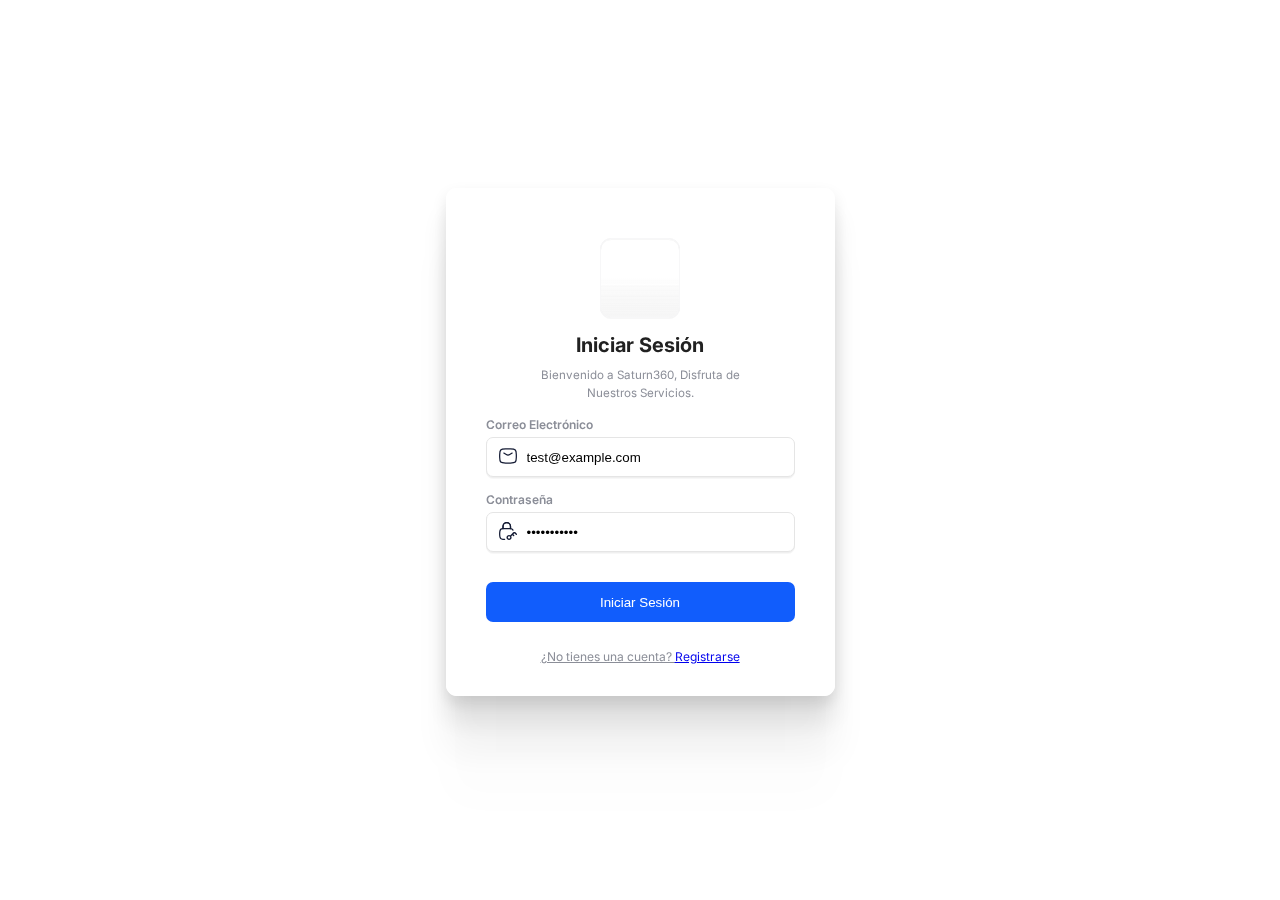
<file: index.html>
<html lang="es">
<head>
    <meta charset="UTF-8">
    <meta name="viewport" content="width=device-width, initial-scale=1.0">
    <title>Iniciar Sesión - Saturn360</title>
    <link rel="stylesheet" href="styles.css">
    <link href="https://fonts.googleapis.com/css2?family=Inter:wght@400;600;700&display=swap" rel="stylesheet">
    <!-- Carga el script de reCAPTCHA -->
    <script src="https://www.google.com/recaptcha/api.js" async defer></script>
</head>
<body>
    <form class="form_container" id="auth_form">
        <div class="spinner" id="loading_spinner" style="display: none;">
            <div class="spinnerin"></div>
        </div>
        <div class="logo_container"></div>
        <div class="title_container">
            <p class="title" id="form_title">Iniciar Sesión</p>
            <span class="subtitle" id="form_subtitle">Bienvenido a Saturn360, Disfruta de Nuestros Servicios.</span>
        </div>
        
        <div class="input_container" id="name_container" style="display:none;">
            <label class="input_label" for="name_field">Nombre Completo</label>
            <svg fill="none" viewBox="0 0 24 24" height="24" width="24" xmlns="http://www.w3.org/2000/svg" class="icon">
                <path stroke-linejoin="round" stroke-linecap="round" stroke-width="1.5" stroke="#141B34" d="M7 8.5L9.94202 10.2394C11.6572 11.2535 12.3428 11.2535 14.058 10.2394L17 8.5"></path>
                <path stroke-linejoin="round" stroke-width="1.5" stroke="#141B34" d="M2.01577 13.4756C2.08114 16.5412 2.11383 18.0739 3.24496 19.2094C4.37608 20.3448 5.95033 20.3843 9.09883 20.4634C11.0393 20.5122 12.9607 20.5122 14.9012 20.4634C18.0497 20.3843 19.6239 20.3448 20.7551 19.2094C21.8862 18.0739 21.9189 16.5412 21.9842 13.4756C22.0053 12.4899 22.0053 11.5101 21.9842 10.5244C21.9189 7.45886 21.8862 5.92609 20.7551 4.79066C19.6239 3.65523 18.0497 3.61568 14.9012 3.53657C12.9607 3.48781 11.0393 3.48781 9.09882 3.53656C5.95033 3.61566 4.37608 3.65521 3.24495 4.79065C2.11382 5.92608 2.08114 7.45885 2.01576 10.5244C1.99474 11.5101 1.99475 12.4899 2.01577 13.4756Z"></path>
            </svg>
            <input placeholder="Juan Pérez" title="Nombre Completo" name="input-name" type="text" class="input_field" id="name_field">
        </div>

        <div class="input_container">
            <label class="input_label" for="email_field">Correo Electrónico</label>
            <svg fill="none" viewBox="0 0 24 24" height="24" width="24" xmlns="http://www.w3.org/2000/svg" class="icon">
                <path stroke-linejoin="round" stroke-linecap="round" stroke-width="1.5" stroke="#141B34" d="M7 8.5L9.94202 10.2394C11.6572 11.2535 12.3428 11.2535 14.058 10.2394L17 8.5"></path>
                <path stroke-linejoin="round" stroke-width="1.5" stroke="#141B34" d="M2.01577 13.4756C2.08114 16.5412 2.11383 18.0739 3.24496 19.2094C4.37608 20.3448 5.95033 20.3843 9.09883 20.4634C11.0393 20.5122 12.9607 20.5122 14.9012 20.4634C18.0497 20.3843 19.6239 20.3448 20.7551 19.2094C21.8862 18.0739 21.9189 16.5412 21.9842 13.4756C22.0053 12.4899 22.0053 11.5101 21.9842 10.5244C21.9189 7.45886 21.8862 5.92609 20.7551 4.79066C19.6239 3.65523 18.0497 3.61568 14.9012 3.53657C12.9607 3.48781 11.0393 3.48781 9.09882 3.53656C5.95033 3.61566 4.37608 3.65521 3.24495 4.79065C2.11382 5.92608 2.08114 7.45885 2.01576 10.5244C1.99474 11.5101 1.99475 12.4899 2.01577 13.4756Z"></path>
            </svg>
            <input placeholder="correo@ejemplo.com" title="Correo Electrónico" name="input-name" type="text" class="input_field" id="email_field">
        </div>
        <div class="input_container">
            <label class="input_label" for="password_field">Contraseña</label>
            <svg fill="none" viewBox="0 0 24 24" height="24" width="24" xmlns="http://www.w3.org/2000/svg" class="icon">
                <path stroke-linecap="round" stroke-width="1.5" stroke="#141B34" d="M18 11.0041C17.4166 9.91704 16.273 9.15775 14.9519 9.0993C13.477 9.03404 11.9788 9 10.329 9C8.67911 9 7.18091 9.03404 5.70604 9.0993C3.95328 9.17685 2.51295 10.4881 2.27882 12.1618C2.12602 13.2541 2 14.3734 2 15.5134C2 16.6534 2.12602 17.7727 2.27882 18.865C2.51295 20.5387 3.95328 21.8499 5.70604 21.9275C6.42013 21.9591 7.26041 21.9834 8 22"></path>
                <path stroke-linejoin="round" stroke-linecap="round" stroke-width="1.5" stroke="#141B34" d="M6 9V6.5C6 4.01472 8.01472 2 10.5 2C12.9853 2 15 4.01472 15 6.5V9"></path>
                <path stroke-linejoin="round" stroke-linecap="round" stroke-width="1.5" stroke="#141B34" d="M6 9V6.5C6 4.01472 8.01472 2 10.5 2C12.9853 2 15 4.01472 15 6.5V9"></path>
                <path fill="#141B34" d="M21.2046 15.1045L20.6242 15.6956V15.6956L21.2046 15.1045ZM21.4196 16.4767C21.7461 16.7972 22.2706 16.7924 22.5911 16.466C22.9116 16.1395 22.9068 15.615 22.5804 15.2945L21.4196 16.4767ZM18.0228 15.1045L17.4424 14.5134V14.5134L18.0228 15.1045ZM18.2379 18.0387C18.5643 18.3593 19.0888 18.3545 19.4094 18.028C19.7299 17.7016 19.7251 17.1771 19.3987 16.8565L18.2379 18.0387ZM14.2603 20.7619C13.7039 21.3082 12.7957 21.3082 12.2394 20.7619L11.0786 21.9441C12.2794 23.1232 14.2202 23.1232 15.4211 21.9441L14.2603 20.7619ZM12.2394 20.7619C11.6914 20.2239 11.6914 19.358 12.2394 18.82L11.0786 17.6378C9.86927 18.8252 9.86927 20.7567 11.0786 21.9441L12.2394 20.7619ZM12.2394 18.82C12.7957 18.2737 13.7039 18.2737 14.2603 18.82L15.4211 17.6378C14.2202 16.4587 12.2794 16.4587 11.0786 17.6378L12.2394 18.82ZM14.2603 18.82C14.8082 19.358 14.8082 20.2239 14.2603 20.7619L15.4211 21.9441C16.6304 20.7567 16.6304 18.8252 15.4211 17.6378L14.2603 18.82ZM20.6242 15.6956L21.4196 16.4767L22.5804 15.2945L21.785 14.5134L20.6242 15.6956ZM15.4211 18.82L17.8078 16.4767L16.647 15.2944L14.2603 17.6377L15.4211 18.82ZM17.8078 16.4767L18.6032 15.6956L17.4424 14.5134L16.647 15.2945L17.8078 16.4767ZM16.647 16.4767L18.2379 18.0387L19.3987 16.8565L17.8078 15.2945L16.647 16.4767ZM21.785 14.5134C21.4266 14.1616 21.0998 13.8383 20.7993 13.6131C20.4791 13.3732 20.096 13.1716 19.6137 13.1716V14.8284C19.6145 14.8284 19.619 14.8273 19.6395 14.8357C19.6663 14.8466 19.7183 14.8735 19.806 14.9391C19.9969 15.0822 20.2326 15.3112 20.6242 15.6956L21.785 14.5134ZM18.6032 15.6956C18.9948 15.3112 19.2305 15.0822 19.4215 14.9391C19.5091 14.8735 19.5611 14.8466 19.5879 14.8357C19.6084 14.8273 19.6129 14.8284 19.6137 14.8284V13.1716C19.1314 13.1716 18.7483 13.3732 18.4281 13.6131C18.1276 13.8383 17.8008 14.1616 17.4424 14.5134L18.6032 15.6956Z"></path>
            </svg>
            <input placeholder="Contraseña" title="Contraseña" name="input-name" type="password" class="input_field" id="password_field">
        </div>

        <!-- Integración de reCAPTCHA con tu clave del sitio -->
        <div class="g-recaptcha" data-sitekey="6LfHZ8gqAAAAAJxfLxzaMyJKaL0Rh36sZjjoH6FZ"></div>

        <button title="Submit" type="submit" class="sign-in_btn" id="submit_btn">
            <span>Iniciar Sesión</span>
        </button>
        <p class="note" id="toggle_form">¿No tienes una cuenta? <a href="#" id="toggle_link">Registrarse</a></p>
    </form>
    <script src="script.js"></script>
</body>
</html>
</file>
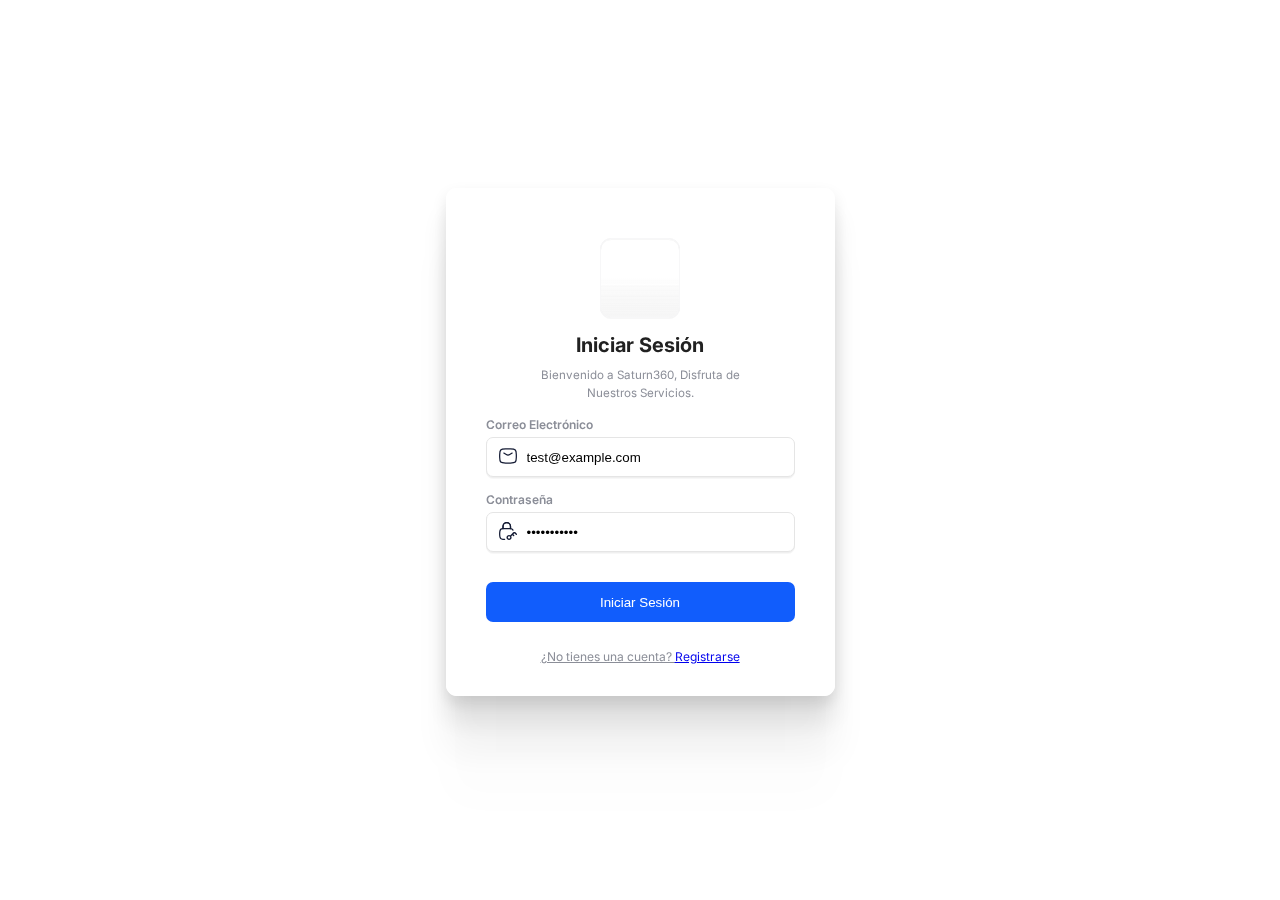
<file: dashboard.html>
<html lang="en">
<head>
    <meta charset="UTF-8">
    <meta name="viewport" content="width=device-width, initial-scale=1.0">
    <title>Saturn360 Profile</title>
    <style>
        body {
            margin: 0;
            padding: 0;
            background-color: #f5f5f5;
            font-family: Arial, sans-serif;
            display: flex;
            flex-direction: column;
            min-height: 100vh;
            max-width: 480px;
            margin: 0 auto;
            padding: 0;
        }

        .top-banner {
            background-image: url('https://i.ibb.co/D4MMfj8/images.jpg');
            background-size: cover;
            background-position: center;
            padding: 0 15px;  
            display: flex;
            justify-content: space-between;
            align-items: center;
            color: white;
            box-shadow: 0 2px 10px rgba(0,0,0,0.3);
            height: 50px;  
            position: sticky;
            top: 0;
            z-index: 100;
            background-color: rgba(0,0,0,0.8);
        }

        .banner-left {
            display: flex;
            align-items: center;
            gap: 10px;  
        }

        .logo {
            height: 30px;  
            display: flex;
            align-items: center;
        }

        .logo img {
            max-height: 100%;
            max-width: 100%;
            object-fit: contain;
        }

        .banner-right {
            display: flex;
            align-items: center;
            gap: 10px;  
        }

        .price-icon {
            width: 24px;  
            height: 24px;
            cursor: pointer;
            margin-right: 5px;  
        }

        .price-icon svg {
            width: 100%;
            height: 100%;
            fill: white;
        }

        .notification-icon, .chat-icon {
            width: 24px;  
            height: 24px;
            cursor: pointer;
            margin-right: 5px;  
        }

        .profile-pic {
            width: 30px;  
            height: 30px;
            border-radius: 50%;
            background: #4a5b6b;
            display: flex;
            align-items: center;
            justify-content: center;
            overflow: hidden;
            margin-left: 15px;  
        }

        .profile-pic img {
            width: 100%;
            height: 100%;
            object-fit: cover;
        }

        .content-container {
            padding: 15px;
            padding-top: 65px;
            background-color: white;
            margin: 10px;
            border-radius: 10px;
            box-shadow: 0 4px 6px rgba(0,0,0,0.1);
        }

        .search-bar {
            display: none;
        }

        .credits-section {
            display: flex;
            flex-direction: column;
            background: linear-gradient(135deg, #f0f0f0, #e0e0e0);
            border-radius: 10px;
            padding: 15px;
            margin-bottom: 20px;
            box-shadow: 0 4px 6px rgba(0,0,0,0.1);
        }

        .credits-header {
            display: flex;
            justify-content: space-between;
            align-items: center;
            margin-bottom: 15px;
        }

        .credits-title {
            font-size: 16px;
            font-weight: bold;
            color: #333;
        }

        .credits-action {
            display: flex;
            justify-content: space-between;
            align-items: center;
        }

        .credits-description {
            font-size: 12px;
            color: #777;
            flex-grow: 1;
            margin-right: 15px;
        }

        .credits-buy-btn {
            background-color: #007bff;
            color: white;
            border: none;
            padding: 8px 15px;
            border-radius: 20px;
            font-size: 14px;
            cursor: pointer;
            transition: background-color 0.3s ease;
        }

        .credits-buy-btn:hover {
            background-color: #0056b3;
        }

        .account-summary {
            display: none; 
        }

        .summary-left {
            flex: 1;
            display: flex;
            flex-direction: column;
        }

        .summary-total {
            font-size: 18px;
            font-weight: bold;
            color: #333;
            margin-bottom: 10px;
        }

        .summary-progress {
            width: 100%;
            height: 10px;
            background-color: #e0e0e0;
            border-radius: 5px;
            overflow: hidden;
        }

        .summary-progress-bar {
            width: 65%;
            height: 100%;
            background: linear-gradient(to right, #4CAF50, #81c784);
        }

        .search-categories {
            background: linear-gradient(135deg, #f0f0f0, #e0e0e0);
            border-radius: 10px;
            padding: 15px;
            margin-bottom: 20px;
            box-shadow: 0 4px 6px rgba(0,0,0,0.1);
        }

        .search-categories-title {
            font-size: 16px;
            font-weight: bold;
            color: #333;
            margin-bottom: 15px;
        }

        .search-categories-grid {
            display: grid;
            grid-template-columns: repeat(4, 1fr);
            gap: 10px;
        }

        .search-category-item {
            display: flex;
            align-items: center;
            background-color: white;
            border-radius: 10px;
            padding: 8px;
            box-shadow: 0 2px 4px rgba(0,0,0,0.1);
            transition: transform 0.3s ease;
        }

        .search-category-item:hover {
            transform: scale(1.05);
        }

        .search-category-icon {
            width: 40px;
            height: 40px;
            margin-right: 10px;
            display: flex;
            align-items: center;
            justify-content: center;
            background-color: #f0f0f0;
            border-radius: 10px;
        }

        .search-category-icon svg {
            width: 30px;
            height: 30px;
        }

        .search-category-details {
            flex-grow: 1;
            display: flex;
            justify-content: space-between;
            align-items: center;
        }

        .search-category-text {
            display: flex;
            flex-direction: column;
            max-width: 120px;
        }

        .search-category-title {
            font-size: 14px;
            font-weight: bold;
            color: #333;
            margin-bottom: 5px;
        }

        .search-category-description {
            font-size: 12px;
            color: #666;
        }

        .search-category-buttons {
            display: flex;
            justify-content: center;
            align-items: center;
        }

        .search-category-btn {
            background-color: #f0f0f0;
            border: none;
            border-radius: 20px;
            padding: 5px 10px;
            font-size: 12px;
            cursor: pointer;
            transition: background-color 0.3s ease;
        }

        .search-category-btn.nuevo {
            background-color: #28a745;
            color: white;
        }

        .search-category-btn.online {
            background-color: #007bff;
            color: white;
        }

        .search-category-btn.red-x {
            background-color: #dc3545;
            color: white;
        }

        .loading-wave {
          width: 60px;
          height: 30px;
          display: flex;
          justify-content: center;
          align-items: flex-end;
        }

        .loading-bar {
          width: 10px;
          height: 10px;
          margin: 0 2px;
          background-color: #3498db;
          border-radius: 5px;
          animation: loading-wave-animation 1s ease-in-out infinite;
        }

        .loading-bar:nth-child(2) {
          animation-delay: 0.1s;
        }

        .loading-bar:nth-child(3) {
          animation-delay: 0.2s;
        }

        .loading-bar:nth-child(4) {
          animation-delay: 0.3s;
        }

        @keyframes loading-wave-animation {
          0% {
            height: 10px;
          }

          50% {
            height: 30px;
          }

          100% {
            height: 10px;
          }
        }

        .platform-description {
            background: linear-gradient(135deg, #f0f0f0, #e0e0e0);
            border-radius: 10px;
            padding: 15px;
            margin-bottom: 20px;
            box-shadow: 0 4px 6px rgba(0,0,0,0.1);
            text-align: center;
            font-size: 14px;
            color: #333;
            line-height: 1.6;
        }

        .help-contact-section {
            background: linear-gradient(135deg, #f0f0f0, #e0e0e0);
            border-radius: 10px;
            padding: 15px;
            margin-bottom: 20px;
            box-shadow: 0 4px 6px rgba(0,0,0,0.1);
            display: flex;
            align-items: center;
            justify-content: space-between;
        }

        .help-contact-text {
            flex-grow: 1;
            margin-right: 15px;
        }

        .help-contact-title {
            font-size: 16px;
            font-weight: bold;
            color: #333;
            margin-bottom: 5px;
        }

        .help-contact-description {
            font-size: 14px;
            color: #666;
        }

        .help-contact-button {
            background-color: #007bff;
            color: white;
            border: none;
            padding: 10px 20px;
            border-radius: 20px;
            font-size: 14px;
            cursor: pointer;
            transition: background-color 0.3s ease;
        }

        .help-contact-button:hover {
            background-color: #0056b3;
        }
        
        .copyright-section {
            text-align: center;
            padding: 15px;
            background-color: #f5f5f5;
            color: #666;
            font-size: 12px;
            cursor: pointer;
        }

        .terms-modal {
            position: fixed;
            top: 0;
            left: 0;
            width: 100%;
            height: 100%;
            background-color: rgba(0, 0, 0, 0.3);
            z-index: 1000;
            display: flex;
            justify-content: center;
            align-items: center;
            justify-content: center;
            align-items: center;
            display: none;
        }

        .terms-modal-content {
            background-color: rgba(255, 255, 255, 0.9);
            padding: 30px;
            width: 90%;
            max-width: 600px;
            max-height: 80vh;
            overflow-y: auto;
            border-radius: 10px;
            position: relative;
            box-shadow: 0 4px 15px rgba(0, 0, 0, 0.1);
        }

        /* Updated Comprar button styles */
        .Btn {
            width: 130px;
            height: 40px;
            display: flex;
            align-items: center;
            justify-content: center;
            background-color: rgb(15, 15, 15);
            border: none;
            color: white;
            font-weight: 600;
            gap: 8px;
            cursor: pointer;
            box-shadow: 5px 5px 10px rgba(0, 0, 0, 0.103);
            position: relative;
            overflow: hidden;
            transition-duration: .3s;
        }

        .svgIcon {
            width: 16px;
        }

        .svgIcon path {
            fill: white;
        }

        .Btn::before {
            width: 130px;
            height: 130px;
            position: absolute;
            content: "";
            background-color: white;
            border-radius: 50%;
            left: -100%;
            top: 0;
            bodystyle: .3s;
            mix-blend-mode: difference;
        }

        .Btn:hover::before {
            transition-duration: .3s;
            transform: translate(100%,-50%);
            border-radius: 0;
        }

        .Btn:active {
            transform: translate(5px,5px);
            transition-duration: .3s;
        }

        @media (max-width: 768px) {
            .search-categories-grid {
                grid-template-columns: repeat(2, 1fr);
            }
        }

        @media (max-width: 480px) {
            .search-categories-grid {
                grid-template-columns: 1fr;
            }
        }

        @media (max-width: 375px) {
            .search-category-text {
                max-width: 100px;
            }

            .search-category-description {
                font-size: 10px;
            }
        }

        .banner-image {
            width: 100%;
            height: auto;
            border-radius: 15px;
            max-height: 150px;
            object-fit: cover;
            margin: 10px 0;
            box-shadow: 0 4px 6px rgba(0,0,0,0.1);
        }

        .credits-banner {
            display: flex;
            justify-content: center;
            margin-bottom: 20px;
        }

        .credits-banner-image {
            width: 100%;
            height: auto;
            border-radius: 10px;
        }

        /* Updated Profile Section Styles */
        .profile-section {
            background: linear-gradient(135deg, #2c3e50, #3498db);
            border-radius: 10px;
            padding: 15px;
            margin-bottom: 20px;
            box-shadow: 0 6px 12px rgba(0,0,0,0.15);
            color: white;
            position: relative;
            overflow: hidden;
        }

        .profile-section::before {
            content: '';
            position: absolute;
            top: -50%;
            left: -50%;
            width: 200%;
            height: 200%;
            background: rgba(255,255,255,0.1);
            transform: rotate(-45deg);
            z-index: 1;
        }

        .profile-header {
            display: flex;
            align-items: center;
            position: relative;
            z-index: 2;
        }

        .profile-avatar {
            width: 70px;
            height: 70px;
            border-radius: 50%;
            overflow: hidden;
            border: 3px solid white;
            box-shadow: 0 3px 6px rgba(0,0,0,0.15);
            margin-right: 15px;
            transition: transform 0.3s ease;
        }

        .profile-avatar:hover {
            transform: scale(1.05);
        }

        .profile-avatar img {
            width: 100%;
            height: 100%;
            object-fit: cover;
        }

        .profile-info {
            flex-grow: 1;
        }

        .profile-name {
            font-size: 18px;
            font-weight: 600;
            margin-bottom: 3px;
            letter-spacing: 0.3px;
        }

        .profile-email {
            font-size: 12px;
            opacity: 0.8;
            margin-bottom: 5px;
            word-break: break-all;
        }

        .profile-stats {
            display: flex;
            justify-content: space-between;
            background: rgba(255,255,255,0.1);
            border-radius: 8px;
            padding: 8px;
            margin-top: 10px;
        }

        .profile-stat {
            display: flex;
            flex-direction: column;
            align-items: center;
            flex: 1;
        }

        .stat-label {
            font-size: 10px;
            opacity: 0.7;
            margin-bottom: 3px;
            text-transform: uppercase;
        }

        .stat-value {
            font-size: 14px;
            font-weight: bold;
            color: white;
        }

        @media (max-width: 480px) {
            .profile-header {
                flex-direction: column;
                text-align: center;
            }

            .profile-avatar {
                margin-right: 0;
                margin-bottom: 15px;
            }
        }

        /* New logout button styles */
        .logout-btn {
            background: none;
            border: none;
            color: white;
            cursor: pointer;
            display: flex;
            align-items: center;
            gap: 5px;
            font-size: 14px;
            transition: opacity 0.3s ease;
        }

        .logout-btn:hover {
            opacity: 0.7;
        }

        .logout-icon {
            width: 20px;
            height: 20px;
            fill: white;
        }
    </style>
</head>
<body>
    <div class="top-banner">
        <div class="banner-left">
            <div class="logo">
                <img src="https://i.ibb.co/vvZWdRpX/Black-and-White-Modern-Streetwear-Logo-removebg-preview.png" alt="BO Logo">
            </div>
        </div>
        <div class="banner-right">
            <div class="price-icon">
                <svg xmlns="http://www.w3.org/2000/svg" width="256" height="256" preserveAspectRatio="xMidYMid" viewBox="0 0 256 256">
                    <path fill="#ffffff" d="M128 23.064c34.177 0 38.225.13 51.722.745 12.48.57 19.258 2.655 23.769 4.408 5.974 2.322 10.238 5.096 14.717 9.575 4.48 4.479 7.253 8.743 9.575 14.717 1.753 4.511 3.838 11.289 4.408 23.768.615 13.498.745 17.546.745 51.723 0 34.178-.13 38.226-.745 51.723-.57 12.48-2.655 19.257-4.408 23.768-2.322 5.974-5.096 10.239-9.575 14.718-4.479 4.479-8.743 7.253-14.717 9.574-4.511 1.753-11.289 3.839-23.769 4.408-13.495.616-17.543.746-51.722.746-34.18 0-38.228-.13-51.723-.746-12.48-.57-19.257-2.655-23.768-4.408-5.974-2.321-10.239-5.095-14.718-9.574-4.479-4.48-7.253-8.744-9.574-14.718-1.753-4.51-3.839-11.288-4.408-23.768-.616-13.497-.746-17.545-.746-51.723 0-34.177.13-38.225.746-51.722.57-12.48 2.655-19.258 4.408-23.769 2.321-5.974 5.095-10.238 9.574-14.717 4.48-4.48 8.744-7.253 14.718-9.575 4.51-1.753 11.288-3.838 23.768-4.408 13.497-.615 17.545-.745 51.723-.745M128 0C93.237 0 88.878.147 75.226.77c-13.625.622-22.93 2.786-31.071 5.95-8.418 3.271-15.556 7.648-22.672 14.764C14.367 28.6 9.991 35.738 6.72 44.155 3.555 52.297 1.392 61.602.77 75.226.147 88.878 0 93.237 0 128c0 34.763.147 39.122.77 52.774.622 13.625 2.785 22.93 5.95 31.071 3.27 8.417 7.647 15.556 14.763 22.672 7.116 7.116 14.254 11.492 22.672 14.763 8.142 3.165 17.446 5.328 31.07 5.95 13.653.623 18.012.77 52.775.77s39.122-.147 52.774-.77c13.624-.622 22.929-2.785 31.07-5.95 8.418-3.27 15.556-7.647 22.672-14.763 7.116-7.116 11.493-14.254 14.764-22.672 3.164-8.142 5.328-17.446 5.95-31.07.623-13.653.77-18.012.77-52.775s-.147-39.122-.77-52.774c-.622-13.624-2.786-22.929-5.95-31.07-3.271-8.418-7.648-15.556-14.764-22.672C227.4 14.368 220.262 9.99 211.845 6.72c-8.142-3.164-17.447-5.328-31.071-5.95C167.122.147 162.763 0 128 0Zm0 62.27C91.698 62.27 62.27 91.7 62.27 128c0 36.302 29.428 65.73 65.73 65.73 36.301 0 65.73-29.428 65.73-65.73 0-36.301-29.429-65.73-65.73-65.73Zm0 108.397c-23.564 0-42.667-19.103-42.667-42.667S104.436 85.333 128 85.333s42.667 19.103 42.667 42.667-19.103 42.667-42.667 42.667Zm83.686-110.994c0 8.484-6.876 15.36-15.36 15.36-8.483 0-15.36-6.876-15.36-15.36 0-8.483 6.877-15.36 15.36-15.36 8.484 0 15.36 6.877 15.36 15.36Z"/>
                </svg>
            </div>
            <div class="profile-pic">
                <img src="https://i.ibb.co/d0xj3PP/c9a933238ff4e23384fcfa44694e81e2.jpg" alt="Profile Picture">
            </div>
            <button class="logout-btn" id="logout-btn">
                <svg xmlns="http://www.w3.org/2000/svg" viewBox="0 0 24 24" class="logout-icon">
                    <path d="M16 17l-5-5 5-5V7l-5 5 5 5zM9 17h2v-2H9zM6 3c-1.1 0-2 .9-2 2v14c0 1.1.9 2 2 2h14c1.1 0 2-.9 2-2v-4h-2v4H6V5h14v4h2V5c0-1.1-.9-2-2-2z"/>
                    <path d="M0 0h24v24H0z" fill="none"/>
                </svg>
                Salir
            </button>
        </div>
    </div>

    <div class="content-container">
        <div class="profile-section">
            <div class="profile-header">
                <div class="profile-avatar">
                    <img src="https://i.ibb.co/d0xj3PP/c9a933238ff4e23384fcfa44694e81e2.jpg" alt="Profile Picture">
                </div>
                <div class="profile-info">
                    <h2 class="profile-name">Juan Pérez</h2>
                    <p class="profile-email">juan.perez@saturn360.com</p>
                    <div class="profile-stats">
                        <div class="profile-stat">
                            <div class="stat-label">VIP</div>
                            <div class="stat-value">❌️</div>
                        </div>
                        <div class="profile-stat">
                            <div class="stat-label">S360</div>
                            <div class="stat-value">❌️</div>
                        </div>
                        <div class="profile-stat">
                            <div class="stat-label">SERVICE</div>
                            <div class="stat-value">✔️</div>
                        </div>
                    </div>
                </div>
            </div>
        </div>

        <div class="credits-section">
            <div class="credits-header">
                <div class="credits-title">Recargar Créditos</div>
            </div>
            <div class="credits-action">
                <div class="credits-description">
                    Las Recargas de creditos solo se hacen con el Creador ‼️
                </div>
                <a href="https://wa.me/51967194426?text=Hola,%20Recarga%20Creditos%20Saturn360" target="_blank" class="credits-recharge-link">
                    <button class="Btn">
                        Recargar
                        <svg class="svgIcon" viewBox="0 0 576 512"><path d="M512 80c8.8 0 16 7.2 16 16v32H48V96c0-8.8 7.2-16 16-16H512zm16 144V416c0 8.8-7.2 16-16 16H64c-8.8 0-16-7.2-16-16V224H528zM64 32C28.7 32 0 60.7 0 96V416c0 35.3 28.7 64 64 64H512c35.3 0 64-28.7 64-64V96c0-35.3-28.7-64-64-64H64zm56 304c-13.3 0-24 10.7-24 24s10.7 24 24 24h48c13.3 0 24-10.7 24-24s-10.7-24-24-24H120zm128 0c-13.3 0-24 10.7-24 24s10.7 24 24 24H360c13.3 0 24-10.7 24-24s-10.7-24-24-24H248z"></path></svg>
                    </button>
                </a>
            </div>
        </div>

        <div class="credits-banner">
            <img src="https://i.ibb.co/V0jtL3LM/Ahora.png" alt="Credits Banner" class="credits-banner-image">
        </div>

        <div class="search-categories">
            <div class="search-categories-title">Servicio 𝙎𝙖𝙩𝙪𝙍𝙽 𝟯𝟲𝟬</div>
            <div class="search-categories-grid">
                <div class="search-category-item">
                    <div class="search-category-details">
                        <div class="search-category-text">
                            <div class="search-category-title">DNI</div>
                            <div class="search-category-description"></div>
                        </div>
                        <div class="search-category-buttons">
                            <div class="loading-wave">
                                <div class="loading-bar"></div>
                                <div class="loading-bar"></div>
                                <div class="loading-bar"></div>
                                <div class="loading-bar"></div>
                            </div>
                        </div>
                    </div>
                </div>

                <div class="search-category-item">
                    <div class="search-category-details">
                        <div class="search-category-text">
                            <div class="search-category-title">Teléfono</div>
                            <div class="search-category-description"></div>
                        </div>
                        <div class="search-category-buttons">
                            <div class="loading-wave">
                                <div class="loading-bar"></div>
                                <div class="loading-bar"></div>
                                <div class="loading-bar"></div>
                                <div class="loading-bar"></div>
                            </div>
                        </div>
                    </div>
                </div>

                <div class="search-category-item">
                    <div class="search-category-details">
                        <div class="search-category-text">
                            <div class="search-category-title">Justicia</div>
                            <div class="search-category-description"></div>
                        </div>
                        <div class="search-category-buttons">
                            <div class="loading-wave">
                                <div class="loading-bar"></div>
                                <div class="loading-bar"></div>
                                <div class="loading-bar"></div>
                                <div class="loading-bar"></div>
                            </div>
                        </div>
                    </div>
                </div>

                <div class="search-category-item">
                    <div class="search-category-details">
                        <div class="search-category-text">
                            <div class="search-category-title">Requisitoria</div>
                            <div class="search-category-description"></div>
                        </div>
                        <div class="search-category-buttons">
                            <div class="loading-wave">
                                <div class="loading-bar"></div>
                                <div class="loading-bar"></div>
                                <div class="loading-bar"></div>
                                <div class="loading-bar"></div>
                            </div>
                        </div>
                    </div>
                </div>

                <div class="search-category-item">
                    <div class="search-category-details">
                        <div class="search-category-text">
                            <div class="search-category-title">Denuncias</div>
                            <div class="search-category-description"></div>
                        </div>
                        <div class="search-category-buttons">
                            <div class="loading-wave">
                                <div class="loading-bar"></div>
                                <div class="loading-bar"></div>
                                <div class="loading-bar"></div>
                                <div class="loading-bar"></div>
                            </div>
                        </div>
                    </div>
                </div>

                <div class="search-category-item">
                    <div class="search-category-details">
                        <div class="search-category-text">
                            <div class="search-category-title">Educación</div>
                            <div class="search-category-description"></div>
                        </div>
                        <div class="search-category-buttons">
                            <div class="loading-wave">
                                <div class="loading-bar"></div>
                                <div class="loading-bar"></div>
                                <div class="loading-bar"></div>
                                <div class="loading-bar"></div>
                            </div>
                        </div>
                    </div>
                </div>

                <div class="search-category-item">
                    <div class="search-category-details">
                        <div class="search-category-text">
                            <div class="search-category-title">Streaming</div>
                            <div class="search-category-description"></div>
                        </div>
                        <div class="search-category-buttons">
                            <div class="loading-wave">
                                <div class="loading-bar"></div>
                                <div class="loading-bar"></div>
                                <div class="loading-bar"></div>
                                <div class="loading-bar"></div>
                            </div>
                        </div>
                    </div>
                </div>
            </div>
        </div>

        <div class="platform-description">
            𝙎𝙖𝙩𝙪𝙍𝙽 𝟯𝟲𝟬 Tú aliado estratégico en la era de la información somos una plataforma que facilita el acceso a información diversa, pero no se hace responsable de su contenido ni de su uso. La información se proporciona únicamente con fines informativos, y el usuario es responsable de verificarla y utilizarla de manera consciente y responsable.
        </div>

        <div class="help-contact-section">
            <div class="help-contact-text">
                <div class="help-contact-title">Necesitas ayuda!</div>
                <div class="help-contact-description">Contáctame para resolver cualquier duda o problema que tengas</div>
            </div>
            <a href="https://t.me/saturn360admin" target="_blank" class="help-contact-link">
                <button class="help-contact-button">Contactar</button>
            </a>
        </div>

        <div class="copyright-section">
            <span>Copyright 2025 Consultas Términos y Condiciones</span>
        </div>
    </div>

    <div class="terms-modal" id="terms-modal" style="display: none;">
        <div class="terms-modal-content">
            <h2 style="text-align: center; margin-bottom: 20px;">Términos y Condiciones</h2>
            <div id="terms-content" style="text-align: left; line-height: 1.6;">
                <!-- Terms and conditions text will be inserted here -->
            </div>
            <button id="close-terms-modal" style="display: block; width: 100%; padding: 10px; margin-top: 20px; background-color: #007bff; color: white; border: none; border-radius: 5px; cursor: pointer;">Cerrar</button>
        </div>
    </div>

    <script>
        document.addEventListener('DOMContentLoaded', () => {
            const currentUser = JSON.parse(localStorage.getItem('currentUser'));
            
            if (!currentUser) {
                // Redirect to login if no user is logged in
                window.location.href = 'index.html';
            } else {
                // Update profile section with user details
                document.querySelector('.profile-name').textContent = currentUser.name || 'Usuario';
                document.querySelector('.profile-email').textContent = currentUser.email;
            }
        });

        const copyrightSection = document.querySelector('.copyright-section');
        const termsModal = document.getElementById('terms-modal');
        const termsContent = document.getElementById('terms-content');
        const closeTermsModal = document.getElementById('close-terms-modal');

        copyrightSection.addEventListener('click', () => {
            termsContent.innerHTML = `
                <p>Al utilizar nuestros servicios, usted acepta los siguientes términos y condiciones:</p>

                <h3>No hay reembolsos</h3>
                <p>Una vez realizada una transacción o compra en nuestro sitio web, no se realizarán reembolsos bajo ninguna circunstancia. Al completar una transacción, usted acepta renunciar a su derecho a solicitar un reembolso.</p>

                <h3>Cambios constantes</h3>
                <p>Nuestro sitio web y servicios están en constante evolución y cambio. Nos reservamos el derecho de modificar, actualizar o eliminar cualquier función, contenido o servicio en cualquier momento sin previo aviso. Es responsabilidad del usuario revisar los términos y condiciones periódicamente para estar informado de cualquier cambio.</p>

                <h3>Información en tiempo real</h3>
                <p>Aunque nos esforzamos por proporcionar información precisa y actualizada, no garantizamos que la información presentada en nuestro sitio web sea 100% precisa en tiempo real. La información en nuestro sitio web puede estar sujeta a retrasos, errores u omisiones, y no nos hacemos responsables de ninguna consecuencia que pueda surgir debido a la confianza en dicha información.</p>

                <h3>Uso de la información</h3>
                <p>Los usuarios de nuestro sitio web aceptan que toda la información proporcionada en nuestro sitio web es solo para fines informativos y no debe ser considerada como asesoramiento legal, financiero, de inversión o de otro tipo. El uso de cualquier información obtenida de nuestro sitio web es bajo el propio riesgo y responsabilidad del usuario.</p>

                <h3>Derechos de propiedad intelectual</h3>
                <p>Todo el contenido disponible en nuestro sitio web, incluyendo, entre otros, textos, gráficos, logotipos, imágenes, vídeos y software, es propiedad de nuestra empresa o de sus respectivos titulares de derechos y está protegido por las leyes internacionales de derechos de autor. Los usuarios no pueden copiar, modificar, distribuir, vender, alquilar, sublicenciar, transmitir, reproducir o crear obras derivadas de dicho contenido sin el consentimiento previo por escrito del titular de los derechos correspondientes.</p>

                <h3>Contacto</h3>
                <p>Si tiene alguna pregunta o inquietud sobre estos términos y condiciones, puede ponerse en contacto con nosotros a través de soporte@saturn360.xyz.</p>
            `;
            termsModal.style.display = 'flex';
        });

        closeTermsModal.addEventListener('click', () => {
            termsModal.style.display = 'none';
        });

        termsModal.addEventListener('click', (event) => {
            if (event.target === termsModal) {
                termsModal.style.display = 'none';
            }
        });

        // Logout functionality
        const logoutBtn = document.getElementById('logout-btn');
        logoutBtn.addEventListener('click', () => {
            // Remove current user from localStorage
            localStorage.removeItem('currentUser');
            
            // Redirect to login page
            window.location.href = 'index.html';
        });
    </script>
</body>
</html>
</file>
<file: styles.css>
/* From Uiverse.io by zanina-yassine */
body {
  display: flex;
  justify-content: center;
  align-items: center;
  min-height: 100vh;
  background-image: url('https://i.ibb.co/L5YK4jm/631a0e302e7dd230418f889a496a4171.jpg');
  background-size: cover;
  background-position: center;
  background-repeat: no-repeat;
  font-family: 'Inter', sans-serif;
  margin: 0;
  padding: 20px;
  box-sizing: border-box;
}

.form_container {
  width: fit-content;
  height: fit-content;
  display: flex;
  flex-direction: column;
  align-items: center;
  justify-content: center;
  gap: 15px;
  padding: 50px 40px 20px 40px;
  background-color: rgba(255, 255, 255, 0.7);
  box-shadow: 0px 106px 42px rgba(0, 0, 0, 0.01),
    0px 59px 36px rgba(0, 0, 0, 0.05), 0px 26px 26px rgba(0, 0, 0, 0.09),
    0px 7px 15px rgba(0, 0, 0, 0.1), 0px 0px 0px rgba(0, 0, 0, 0.1);
  border-radius: 11px;
  font-family: "Inter", sans-serif;
  backdrop-filter: blur(5px);
}

.logo_container {
  box-sizing: border-box;
  width: 80px;
  height: 80px;
  background: linear-gradient(180deg, rgba(248, 248, 248, 0) 50%, #F8F8F888 100%);
  border: 1px solid #F7F7F8;
  filter: drop-shadow(0px 0.5px 0.5px #EFEFEF) drop-shadow(0px 1px 0.5px rgba(239, 239, 239, 0.5));
  border-radius: 11px;
}

.title_container {
  display: flex;
  flex-direction: column;
  align-items: center;
  justify-content: center;
  gap: 10px;
}

.title {
  margin: 0;
  font-size: 1.25rem;
  font-weight: 700;
  color: #212121;
}

.subtitle {
  font-size: 0.725rem;
  max-width: 80%;
  text-align: center;
  line-height: 1.1rem;
  color: #8B8E98
}

.input_container {
  width: 100%;
  height: fit-content;
  position: relative;
  display: flex;
  flex-direction: column;
  gap: 5px;
}

.icon {
  width: 20px;
  position: absolute;
  z-index: 99;
  left: 12px;
  bottom: 9px;
}

.input_label {
  font-size: 0.75rem;
  color: #8B8E98;
  font-weight: 600;
}

.input_field {
  width: auto;
  height: 40px;
  padding: 0 0 0 40px;
  border-radius: 7px;
  outline: none;
  border: 1px solid #e5e5e5;
  filter: drop-shadow(0px 1px 0px #efefef)
    drop-shadow(0px 1px 0.5px rgba(239, 239, 239, 0.5));
  transition: all 0.3s cubic-bezier(0.15, 0.83, 0.66, 1);
}

.input_field:focus {
  border: 1px solid transparent;
  box-shadow: 0px 0px 0px 2px #242424;
  background-color: transparent;
}

.sign-in_btn {
  width: 100%;
  height: 40px;
  border: 0;
  background: #115DFC;
  border-radius: 7px;
  outline: none;
  color: #ffffff;
  cursor: pointer;
}

.separator {
  width: 100%;
  display: flex;
  align-items: center;
  justify-content: center;
  gap: 30px;
  color: #8B8E98;
}

.separator .line {
  display: block;
  width: 100%;
  height: 1px;
  border: 0;
  background-color: #e8e8e8;
}

.note {
  font-size: 0.75rem;
  color: #8B8E98;
  text-decoration: underline;
}

.fake-captcha {
  background: #f9f9f9;
  border: 1px solid #d3d3d3;
  border-radius: 3px;
  padding: 10px;
  display: flex;
  align-items: center;
  gap: 10px;
  width: fit-content;
}

.fake-captcha-checkbox {
  width: 20px;
  height: 20px;
  cursor: pointer;
}

.fake-captcha-text {
  color: #555;
  font-size: 14px;
}

.captcha-container {
  width: 100%;
  display: flex;
  justify-content: center;
  margin: 10px 0;
}

/* Add spinner styles */
.spinner {
  width: 3em;
  height: 3em;
  cursor: not-allowed;
  border-radius: 50%;
  border: 2px solid #444;
  box-shadow: -10px -10px 10px #6359f8, 0px -10px 10px 0px #9c32e2, 10px -10px 10px #f36896, 10px 0 10px #ff0b0b, 10px 10px 10px 0px#ff5500, 0 10px 10px 0px #ff9500, -10px 10px 10px 0px #ffb700;
  animation: rot55 0.7s linear infinite;
  position: absolute;
  top: 50%;
  left: 50%;
  transform: translate(-50%, -50%);
  z-index: 1000;
}

.spinnerin {
  border: 2px solid #444;
  width: 1.5em;
  height: 1.5em;
  border-radius: 50%;
  position: absolute;
  top: 50%;
  left: 50%;
  transform: translate(-50%, -50%);
}

@keyframes rot55 {
  to {
    transform: translate(-50%, -50%) rotate(360deg);
  }
}

/* Add responsive styles for captcha */
@media (max-width: 320px) {
  .g-recaptcha {
    transform: scale(0.85);
    transform-origin: left center;
  }
}
</file>
